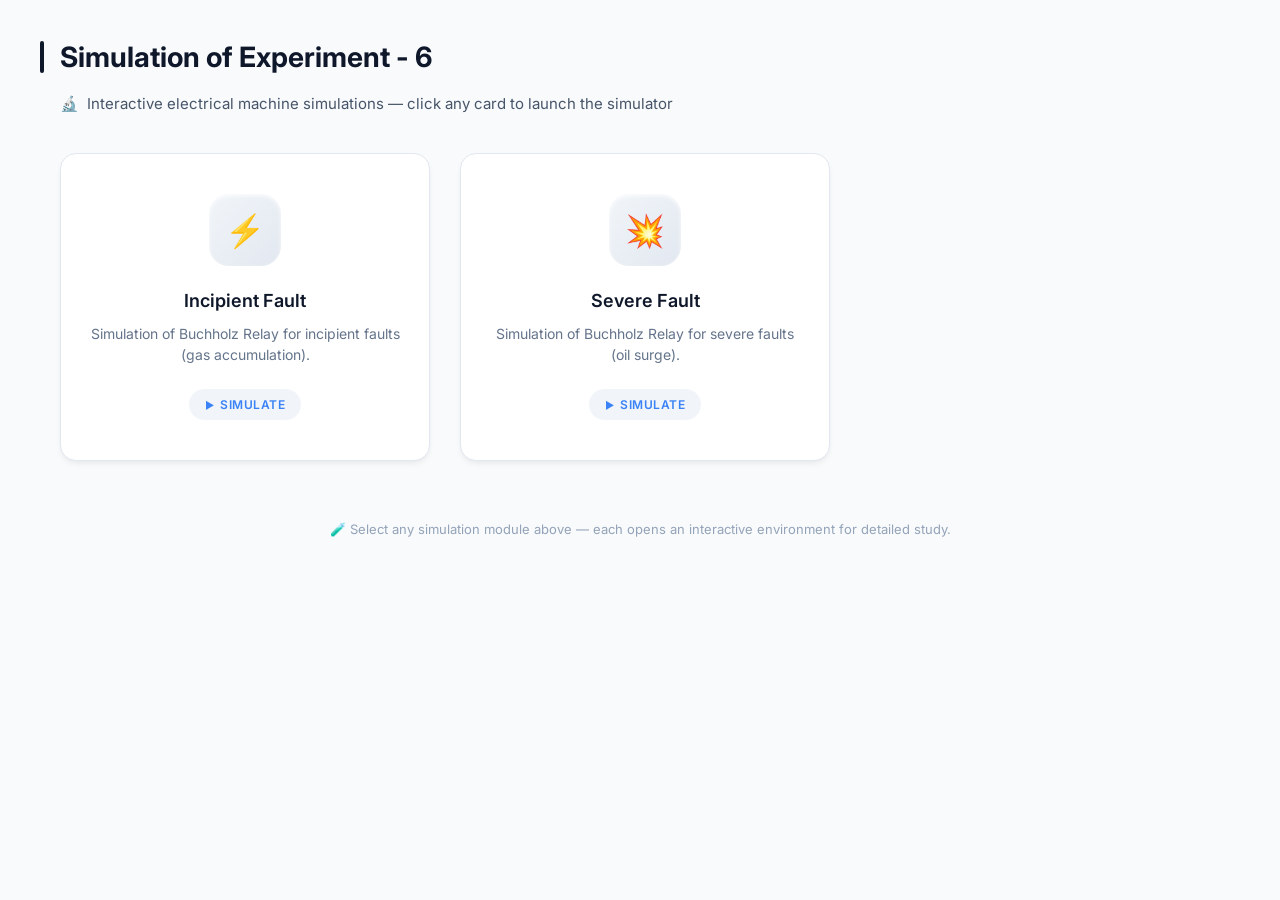
<file: simulation/index.html>
<!DOCTYPE html>
<html lang="en">
<head>
    <meta charset="UTF-8">
    <meta name="viewport" content="width=device-width, initial-scale=1.0">
    <title>Simulation of Experiment - 6</title>
    <style>
        @import url('https://fonts.googleapis.com/css2?family=Inter:wght@400;500;600;700&display=swap');

        body {
            font-family: 'Inter', sans-serif;
            background-color: #f8fafc;
            margin: 0;
            padding: 40px;
            color: #1e293b;
        }

        .header {
            display: flex;
            align-items: center;
            margin-bottom: 20px;
        }

        .header-bar {
            width: 4px;
            height: 32px;
            background-color: #0f172a;
            margin-right: 16px;
            border-radius: 2px;
        }

        .header h1 {
            font-size: 28px;
            margin: 0;
            font-weight: 700;
            color: #0f172a;
        }

        .subtitle {
            display: flex;
            align-items: center;
            color: #475569;
            font-size: 15px;
            margin-bottom: 40px;
            margin-left: 20px;
        }

        .subtitle-icon {
            margin-right: 8px;
        }

        .cards-container {
            display: flex;
            gap: 30px;
            flex-wrap: wrap;
            margin-left: 20px;
        }

        .card {
            background-color: #ffffff;
            border-radius: 16px;
            box-shadow: 0 4px 6px -1px rgba(0, 0, 0, 0.05), 0 2px 4px -1px rgba(0, 0, 0, 0.03);
            width: 320px;
            padding: 40px 24px;
            text-align: center;
            text-decoration: none;
            color: inherit;
            transition: transform 0.2s ease, box-shadow 0.2s ease;
            border: 1px solid #e2e8f0;
            display: flex;
            flex-direction: column;
            align-items: center;
        }

        .card:hover {
            transform: translateY(-4px);
            box-shadow: 0 10px 15px -3px rgba(0, 0, 0, 0.1), 0 4px 6px -2px rgba(0, 0, 0, 0.05);
        }

        .icon-container {
            width: 72px;
            height: 72px;
            background: linear-gradient(135deg, #f1f5f9, #e2e8f0);
            border-radius: 20px;
            display: flex;
            align-items: center;
            justify-content: center;
            margin-bottom: 24px;
            font-size: 32px;
            box-shadow: inset 0 2px 4px rgba(255,255,255,0.8);
        }

        .card h2 {
            font-size: 18px;
            font-weight: 600;
            margin: 0 0 12px 0;
            color: #0f172a;
        }

        .card p {
            font-size: 14px;
            color: #64748b;
            line-height: 1.5;
            margin: 0 0 24px 0;
            flex-grow: 1;
        }

        .simulate-btn {
            background-color: #f1f5f9;
            color: #3b82f6;
            font-size: 12px;
            font-weight: 600;
            padding: 8px 16px;
            border-radius: 20px;
            display: inline-flex;
            align-items: center;
            letter-spacing: 0.5px;
            transition: background-color 0.2s ease;
        }

        .card:hover .simulate-btn {
            background-color: #e0e7ff;
        }

        .simulate-btn::before {
            content: '▶';
            margin-right: 6px;
            font-size: 10px;
        }

        .footer-note {
            margin-top: 60px;
            text-align: center;
            color: #94a3b8;
            font-size: 13px;
        }
    </style>
</head>
<body>
    <div class="header">
        <div class="header-bar"></div>
        <h1>Simulation of Experiment - 6</h1>
    </div>
    
    <div class="subtitle">
        <span class="subtitle-icon">🔬</span>
        Interactive electrical machine simulations — click any card to launch the simulator
    </div>

    <div class="cards-container">
        <a href="incipient.html" class="card">
            <div class="icon-container">
                ⚡
            </div>
            <h2>Incipient Fault</h2>
            <p>Simulation of Buchholz Relay for incipient faults (gas accumulation).</p>
            <div class="simulate-btn">SIMULATE</div>
        </a>

        <a href="severe.html" class="card">
            <div class="icon-container">
                💥
            </div>
            <h2>Severe Fault</h2>
            <p>Simulation of Buchholz Relay for severe faults (oil surge).</p>
            <div class="simulate-btn">SIMULATE</div>
        </a>
    </div>

    <div class="footer-note">
        🧪 Select any simulation module above — each opens an interactive environment for detailed study.
    </div>
<script src="../assets/js/iframeResize.js"></script>
        
        </body>
</html>
</file>
